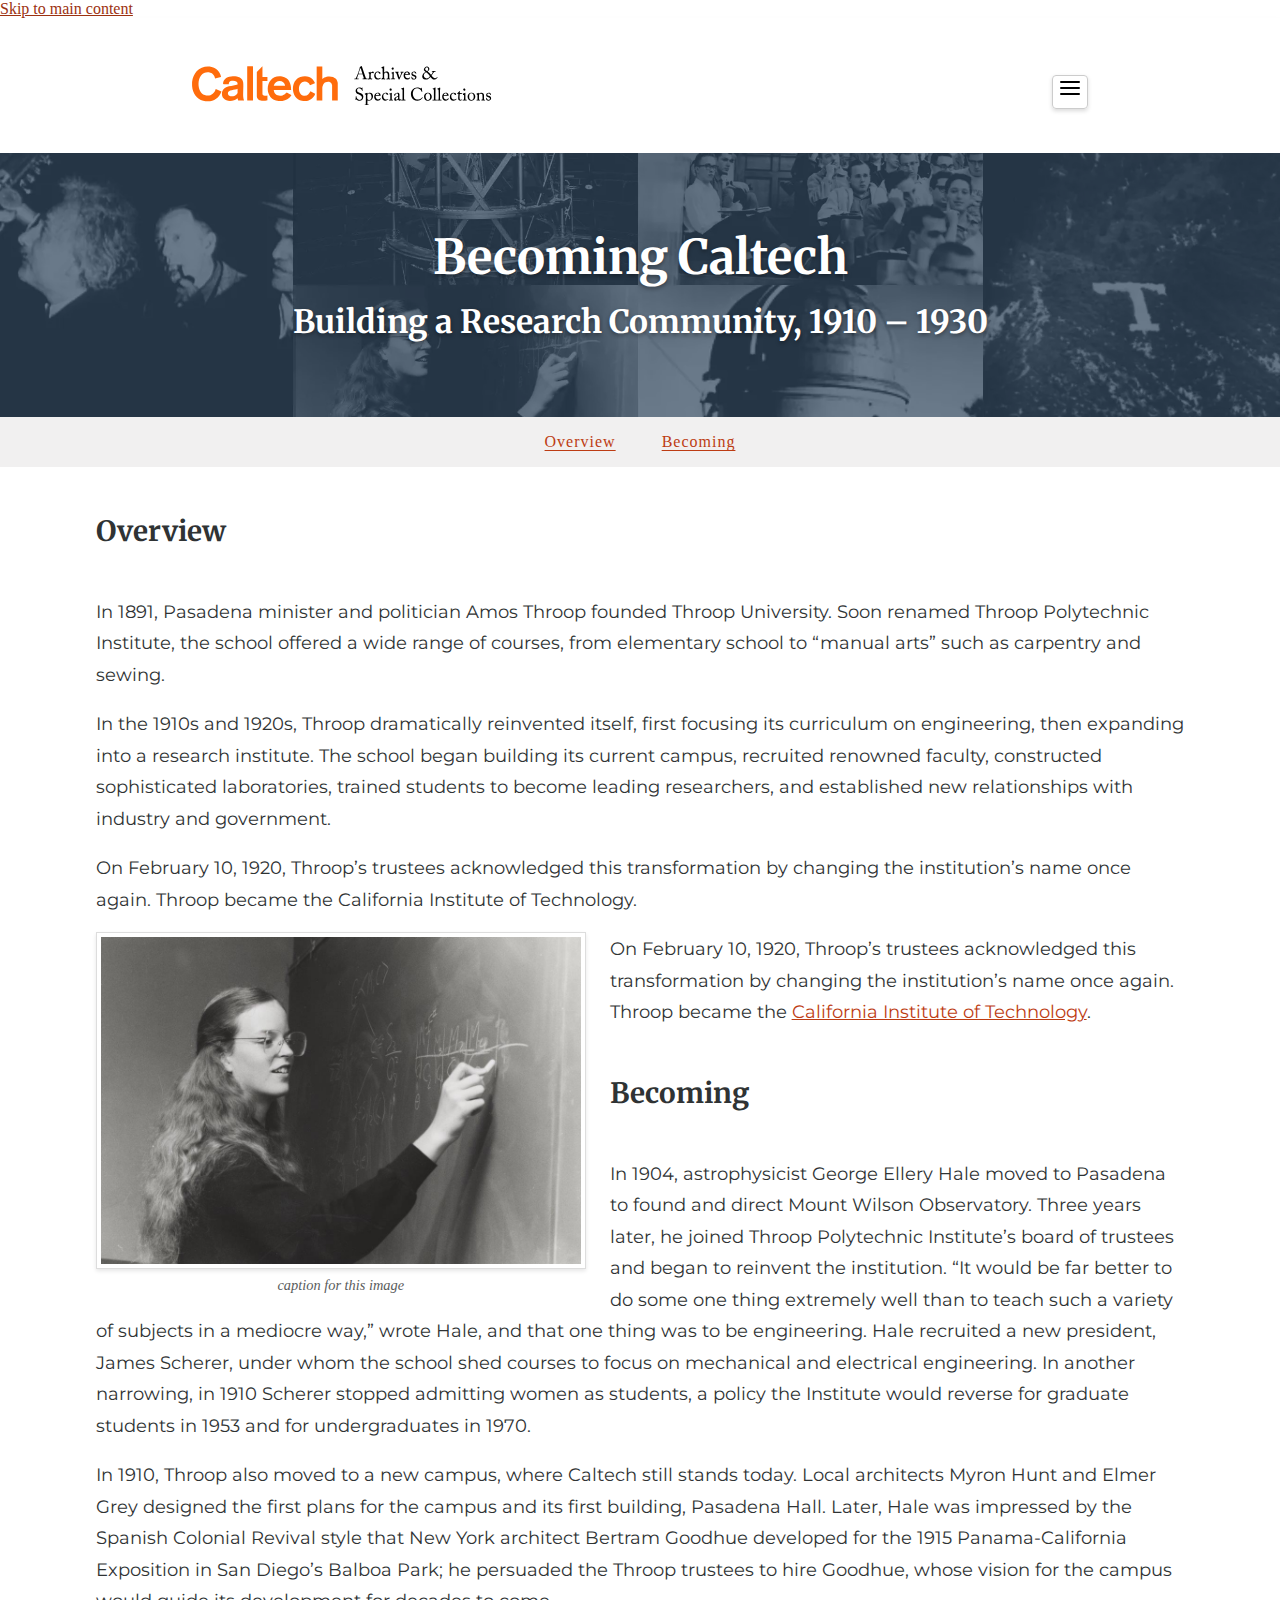
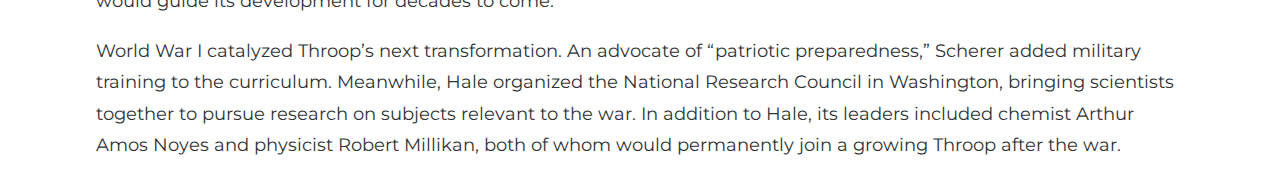
<file: demo/becoming-caltech.html>
<!DOCTYPE html>
<html lang="en">
  <head>
    <meta charset="UTF-8">
    <title>Becoming Caltech</title>
    <meta name="author" content="">
    <meta name="viewport" content="width=device-width, initial-scale=1.0">
    <link rel="stylesheet" href="/styles/style.css">
    <link href="https://fonts.googleapis.com/css2?family=Merriweather:wght@400;700&family=Montserrat:wght@400;700&display=swap" rel="stylesheet">
  
    <!-- Note: external CSS and JS managed via Caltech Library Design System.
     Do not use header-includes in front matter for custom styles/scripts. -->

  </head>

  <body>
    <a href="#main-content" class="skip-link">Skip to main content</a>

    <header>
      <div class="nav-container">
        <div class="logo">
          <svg id="logo" xmlns="http://www.w3.org/2000/svg" viewBox="0 0 433.765 57.021442" role="img">
            <a href="https://www.caltech.edu/" aria-label="Caltech Home">
              <rect rx="4px" ry="4px" x="-1.5%" y="-5%" width="51.5%" height="102%"></rect> 
              <path class="logo-caltech" d="M 79.79761,49.57 V 0.85 l 0.36,-0.36 h 7.67 l 0.36,0.36 v 49.08 h -8.03 z m 22.07,-33.72 h 7.2 v 6 h -7.2 v 18.6 c 0,0.14 0.47,1.37 0.6,1.56 1.23,1.73 4.83,0.87 6.6,0.72 v 6.72 c -5.53,1.21 -14.32,2.07 -15.33,-5.43 l -0.02,-35.49 8.15,-8.29 v 15.6 z m 75.81,9.11 -7.04,2.91 c -2.27,-5.94 -9.63,-7.21 -13.71,-2.18 -4.08,5.03 -2.68,16.51 4.8,17.28 5.21,0.54 7.44,-2.21 9.59,-6.45 l 6.74,3.57 0.11,0.35 c -3.43,8.05 -10.61,11.5 -19.2,9.86 -16.3,-3.11 -17.57,-28.79 -2.27,-34.21 5.95,-2.11 13.54,-1.48 18,3.36 0.64,0.7 3.55,4.85 2.98,5.51 z m -102.44,24.97 h -8.52 l -0.96,-3.12 c -5.21,4.62 -15.36,5.71 -20.16,0 -2.42,-2.87 -3,-6.92 -1.81,-10.45 2.76,-8.19 15.35,-7.31 22.05,-9.74 0.67,-4.91 -4.43,-5.64 -8.18,-5.18 -3.05,0.37 -4.59,1.76 -4.5,4.97 -1.04,0.02 -7.96,0 -8.3,-0.47 0.04,-7.84 7.31,-10.89 14.16,-11.06 6.85,-0.17 14.34,1.56 15.02,9.48 0.55,6.44 -0.44,13.65 0,20.17 0.13,1.94 0.56,3.59 1.2,5.4 z m -9.36,-17.04 c -3.84,2.31 -15.84,0.89 -13.75,8.12 1.38,4.78 11.02,3.06 13.14,-0.93 0.15,-0.28 0.61,-1.34 0.61,-1.55 z m 77.5,1.92 h -25.19 c 0.62,6.74 6.48,9.4 12.66,7.75 2.83,-0.76 4.06,-2.44 6.17,-4.14 l 6.59,3.61 c 0.39,0.56 -2.2,3.32 -2.76,3.82 -4.11,3.73 -10.13,5.21 -15.6,4.82 -22.93,-1.66 -20.46,-39.47 4.98,-35.46 10.18,1.6 13.18,10.36 13.14,19.61 z m -8.64,-6.24 c -1.41,-9.37 -14.59,-8.77 -16.56,0 z m 53.75,-27.84 v 18.24 l 2.96,-2.2 c 4.58,-2.7 13.06,-2.37 16.71,1.85 1.03,1.19 2.65,4.48 2.65,5.99 v 25.32 h -8.16 V 27.97 c 0,-0.42 -0.65,-2.24 -0.91,-2.69 -2.13,-3.64 -8.81,-2.66 -11.19,0.43 -0.86,1.12 -2.06,4.27 -2.06,5.62 v 18.6 h -8.16 V 0.73 Z M 0.1376101,22.33 c 0.46,-4.83 3.21,-11.18 6.47,-14.77 9.0599999,-9.95 27.8599999,-9.41 33.8799999,3.57 0.37,0.8 1.74,4.12 1.29,4.74 l -8.53,2.15 c -1.4,-10.01 -14.43,-11.7 -20.25,-4.3 -5.9499999,7.56 -4.9199999,24.67 5.31,28.25 7.37,2.57 14.02,-1.5 15.91,-8.82 l 8.35,3.7 c -4.19,11.62 -14.63,16.52 -26.55,13.4 C 6.7176101,47.81 0.9476101,38.85 0.1276101,29.54 c -0.16,-1.87 -0.18,-5.34 0,-7.2 z" />
            </a> 
            <a href="https://library.caltech.edu/archives/home" aria-label="Caltech Archives & Special Collections">
              <rect rx="4px" ry="4px" x="53.25%" y="-6%" width="48%" height="105%"></rect> 
              <path class="logo-archives" d="m 392.72761,33.2 c 1.32,-1.4 3.82,0.5 2.45,2.09 -1.37,1.59 -3.84,-0.62 -2.45,-2.09 z m -105.45,-0.5 c 1.41,-0.12 2.35,1.7 1.04,2.73 -2.13,1.69 -3.98,-2.48 -1.04,-2.73 z m 2.63,-30.48 c 2.29,-0.47 2.64,2.66 0.85,3.04 -2.21,0.46 -2.78,-2.64 -0.85,-3.04 z m 1.98,5.95 v 9.72 l 0.4,0.32 1.52,0.04 v 0.96 h -5.16 c -0.07,0 -0.34,0.33 -0.6,0.24 v -1.2 c 0,0 1.53,-0.03 1.53,-0.03 l 0.36,-0.36 c -0.06,-1.93 0.2,-4.08 0.04,-5.98 -0.1,-1.2 -0.22,-1.53 -1.54,-1.55 -1.23,-0.54 2.94,-2.2 3.45,-2.16 z m 103.65,30.48 v 9.72 c 0.45,0.59 1.26,0.32 1.92,0.36 v 1.2 h -5.64 c -0.24,0 -0.62,-0.75 -0.13,-1.09 l 1.69,-0.11 c 0.05,-1.5 0.76,-6.61 -0.24,-7.56 -0.44,-0.41 -1.56,-0.15 -1.2,-0.96 0.09,-0.21 3.08,-1.59 3.6,-1.56 z m -106.52,0 v 10.08 l 1.69,0.11 0.23,0.72 -0.36,0.36 h -5.64 v -1.2 c 0,0 1.92,0 1.92,0 V 41.4 c 0,-0.38 -2.14,-0.7 -1.68,-1.32 l 3.84,-1.44 z m -32.63,-27.48 c -0.13,-0.47 -1.56,-0.95 -1.44,-1.44 l 3.35,-1.56 0.25,1.67 c 1.25,-1.22 3.39,-3.28 4.56,-0.83 -0.33,2.6 -2.05,0.74 -3.38,1.17 -1.97,0.65 -0.96,5.95 -1.15,7.67 l 0.36,0.36 1.77,0.03 -0.11,0.97 c -0.43,0.63 -2.23,-0.04 -2.89,-0.04 -0.92,0 -1.98,0.48 -3,0.26 v -1.2 c 0,0 1.68,0 1.68,0 -0.33,-1.84 0.45,-5.49 0,-7.08 z m 134.6,27.72 c 0,0.47 0.16,1.22 -0.39,1.41 l -3.19,0.05 c -0.18,1.68 -0.72,6.73 0.21,7.98 0.63,0.85 1.73,0.16 2.41,0.03 1.09,-0.21 0.76,0.74 0,1.2 -1.58,0.94 -3.87,0.84 -4.73,-1 -0.69,-1.47 0.38,-7.79 -0.05,-8.23 h -1.92 c -0.07,-0.42 -0.01,-0.53 0.25,-0.83 0.92,-1.06 2.77,-1.92 3.23,-3.49 l 0.6,0.14 v 2.74 c 0,0 3.6,0 3.6,0 z m -107.29,2.61 c -0.13,0.21 -1.15,0.33 -1.47,0.24 -1.24,-0.35 -0.76,-2.68 -3.3,-2.01 -3.56,0.95 -2.47,8.32 0.84,8.78 0.49,0.07 1.67,0.06 2.16,-0.02 0.81,-0.14 2.28,-1.8 2.18,-0.22 -2.16,2.23 -5.99,2.78 -8.16,0.24 -3.47,-4.07 0.11,-10.92 5.65,-9.74 1.06,0.23 2.83,1.58 2.11,2.74 z m 93.79,-2.79 c 1.32,-0.21 2.86,-0.13 3.91,0.78 1.66,1.43 0.14,3.05 -1.23,1.94 -0.86,-0.7 -0.82,-2.03 -2.48,-1.81 -4.08,0.53 -2.83,8.37 0.23,8.86 0.68,0.11 2.31,0.1 2.93,-0.17 0.26,-0.11 1.52,-1.47 1.74,-0.42 0.2,0.93 -3.14,2.21 -3.96,2.28 -7.32,0.61 -7.24,-10.49 -1.14,-11.47 z m -107.74,-29.27 c -1.11,-0.92 -2.81,-0.05 -3.49,1.05 -2.45,3.97 1.76,10.16 6.32,6.56 l 0.6,0.6 c -1.23,1.18 -3.15,2.14 -4.88,2.03 -7.11,-0.46 -6.11,-12.77 2.11,-11.49 2.49,0.39 3.11,3.47 1.03,3.07 -1.11,-0.22 -1.18,-1.39 -1.68,-1.81 z m 47.58,6.18 0.92,0.04 c 0.73,2.22 1.96,3.92 4.38,2.26 1.38,-4.23 -4.06,-2.18 -5.07,-5.77 -1.21,-4.3 6.55,-5.82 6.88,-1.57 0.17,2.23 -2.02,-0.91 -2.29,-1.09 -1.15,-0.76 -3.07,-0.21 -3.11,1.21 -0.06,2.3 3.87,1.68 5.07,3.55 2.22,3.47 -2.18,6.73 -5.65,4.93 -1.06,-0.55 -0.93,-2.51 -1.13,-3.55 z m 115.16,26.15 c -1.26,0.33 -1.36,-1.06 -1.99,-1.6 -1.12,-0.95 -3.25,-0.67 -3.29,1.01 -0.06,2.04 1.98,1.78 3.37,2.39 4.05,1.78 2,6.92 -2.27,6.61 -2.75,-0.2 -2.81,-1.7 -2.76,-4.09 1.44,-0.15 1.32,2.46 2.57,2.83 1.66,0.49 3.58,-0.38 2.77,-2.29 -0.81,-1.91 -5.35,-1.13 -5.35,-4.74 0,-4.05 7.49,-4.76 6.98,-0.12 z m -133.4,-32.4 -0.97,0.11 -0.19,0.43 2.24,6.65 c 0.5,-0.92 3.07,-6.65 2.51,-7.19 -0.64,0 -1.32,0 -1.19,-0.85 0.21,-0.66 3.83,-0.03 4.56,-0.36 v 1.2 c -0.33,0.01 -0.71,-0.05 -1.03,0.05 -0.99,0.31 -3.58,7.3 -4.28,8.68 -0.46,0.91 -0.96,2.39 -1.82,0.93 -1.43,-2.43 -2.05,-6.45 -3.46,-9.02 -0.33,-0.7 -0.96,-0.68 -1.64,-0.64 l 0.11,-0.97 c 0.3,-0.44 3.96,0.05 4.78,-0.19 l 0.37,0.35 0.03,0.81 z m 55.67,40.56 v -1.2 c 0,0 1.92,0 1.92,0 0.47,-4.67 0.21,-9.36 0,-14.03 -0.03,-0.33 -0.23,-0.54 -0.46,-0.74 -0.38,-0.35 -1.67,-0.5 -1.46,-0.94 l 3.95,-2.04 c 0.84,0.16 0.14,3.71 0.12,4.43 -0.12,4.24 0.11,8.49 0,12.73 l 0.39,0.57 1.77,0.03 v 1.2 h -6.24 z m -46.19,-37.44 c -0.69,0.22 -0.19,2.33 0,2.88 0.71,2.02 2.43,2.77 4.5,2.35 1.37,-0.28 1.36,-1.53 2.57,-1.62 0.07,2.03 -2.59,3.65 -4.43,3.61 -7.2,-0.18 -6.84,-13.2 1.61,-11.47 2.22,0.45 3.26,4.27 2.21,4.27 h -6.48 z m -0.12,-0.96 h 4.2 c 0.72,0 0.41,-2.66 -1.64,-2.57 -1.23,0.06 -2.41,1.38 -2.56,2.57 z m -6.24,37.2 h 2.4 V 34.45 c 0,-0.73 -2.62,-0.96 -1.92,-1.79 l 4.08,-1.69 v 17.4 l 1.93,0.46 0.23,1.09 c -1.72,-0.24 -4.28,0.32 -5.88,0 -0.45,-0.09 -0.57,-0.42 -0.84,-0.72 0.04,-0.08 0,-0.33 0,-0.48 z m 47.75,-14.28 c -0.12,-0.69 -2.14,-0.97 -1.92,-1.44 0.09,-0.18 3.3,-1.94 3.53,-2 0.4,-0.1 0.59,-0.03 0.76,0.36 l -0.21,16.76 0.39,0.57 1.77,0.03 v 1.2 h -6.12 l -0.36,-0.36 0.23,-0.72 1.93,-0.11 V 34.46 Z m -84.22,8.52 c -0.67,3.22 2.22,7.06 5.51,4.91 0.61,-0.4 1.26,-1.87 1.93,-0.94 -1.47,4.34 -7.55,4.33 -9.16,0.04 -1.61,-4.29 1.05,-9.31 6.11,-8.27 2.07,0.43 3.6,4.27 2.45,4.27 h -6.84 z m 0.24,-0.96 h 4.2 c 0.66,0 0.07,-1.88 -0.66,-2.22 -1.64,-0.77 -3.38,0.53 -3.54,2.22 z m 98.13,0.96 c -0.83,4.23 3.75,7.88 6.51,3.63 l 0.93,0.33 c -0.69,1.93 -2.36,3.25 -4.44,3.25 -7.49,0.02 -6.8,-13.15 1.38,-11.49 2.1,0.43 3.52,4.27 2.45,4.27 h -6.84 z m 0.24,-0.96 h 4.2 c 0.66,0 0.07,-1.88 -0.66,-2.22 -1.59,-0.74 -3.48,0.54 -3.54,2.22 z m -62.14,7.2 c -0.6,1.34 -3.84,1.26 -3.96,-0.72 -1.96,2.03 -6.31,2.86 -5.62,-1.31 0.4,-2.42 4.27,-2.73 5.27,-3.85 0.51,-0.57 0.11,-3.07 -0.48,-3.37 -0.44,-0.22 -2.64,-0.18 -2.85,0.16 0.07,1.45 -0.06,3.17 -1.97,2.75 -1.63,-3.72 6.85,-6.14 7.44,-2.4 0.23,1.44 -0.46,7.34 0.49,7.92 l 1.68,-0.37 c 0,0.24 0.01,0.48 0,0.72 0,0.15 0.04,0.4 0,0.48 z m -4.08,-4.79 c -1.73,0.3 -3.74,1.47 -3.35,3.47 0.31,1.58 2.77,0.72 3.23,-0.36 0.35,-0.84 0,-2.19 0.12,-3.11 z m 42.17,-5.71 c 7.08,-1.21 9.14,8.9 2.7,11.1 -7.91,2.69 -10.31,-9.79 -2.7,-11.1 z m -0.01,0.96 c -3.15,0.73 -3.31,8.59 0.29,9.45 5.35,1.28 5.35,-10.75 -0.29,-9.45 z m 63.11,-0.96 c 8.13,-1.3 8.71,11.03 1.13,11.47 -7.14,0.41 -7.89,-10.38 -1.13,-11.47 z m -1.05,9.7 c 0.34,0.31 1.09,0.68 1.54,0.75 4.84,0.83 5.1,-10.04 -0.06,-9.56 -3.37,0.31 -3.6,6.9 -1.48,8.81 z m 10.71,-6.52 c -0.22,-1.02 -1.77,-0.83 -1.42,-1.66 0.08,-0.18 2.58,-1.58 2.75,-1.59 0.8,-0.02 0.59,1.17 0.6,1.69 1.59,-1.6 4.78,-2.64 6.48,-0.6 0.21,0.25 0.96,1.73 0.96,1.92 v 7.08 l 1.45,0.11 0.23,0.72 -0.36,0.36 h -4.8 c -0.21,0 -0.44,-0.54 -0.36,-0.84 0.17,-0.62 1.48,0.03 1.68,-0.96 0.15,-0.79 0.08,-6.42 -0.18,-7.02 -0.85,-1.99 -4.86,-0.77 -4.86,0.54 v 7.08 h 1.44 c 0,0 0,1.2 0,1.2 h -5.04 v -1.2 c 0,0 1.44,0 1.44,0 v -6.84 z m -163.39,15 0.1,-0.98 1.59,-0.33 0.22,-13.45 c -0.23,-1.21 -2.01,-1.06 -1.66,-1.91 0.17,-0.41 3.28,-1.87 3.58,-1.58 -0.37,2.5 1.44,0.29 2.57,0.05 7.81,-1.59 7.93,11.67 -0.3,11.48 -0.68,-0.02 -1.33,-0.35 -2.03,-0.25 v 5.76 l 1.69,0.11 0.23,1.09 h -6 z m 6.63,-16.95 c -0.78,0.02 -2.28,0.74 -2.51,1.53 -0.19,0.66 -0.17,5.32 -0.06,6.2 0.12,1.04 1.88,1.55 2.78,1.55 4.64,-0.03 4.05,-9.4 -0.21,-9.28 z m 21.68,-39.45 v 8.88 c 0.57,0.04 0.78,-0.54 1.27,-0.77 1.97,-0.91 4.77,-0.64 5.66,1.63 0.16,0.4 0.5,2.03 0.5,2.38 v 5.64 l 1.45,0.11 c 0.88,1.84 -1.95,0.84 -2.75,0.84 -0.8,0 -2.03,0.74 -2.77,-0.11 -0.18,-1.24 1.21,-0.62 1.69,-0.94 0.34,-0.22 0.3,-5 0.22,-5.77 -0.24,-2.39 -2.11,-3.85 -4.31,-2.4 -0.24,0.16 -0.97,1 -0.97,1.19 v 7.08 l 1.57,0.23 v 0.74 c -0.79,0.64 -1.88,-0.02 -2.66,-0.02 -0.65,0 -2.99,0.81 -2.99,-0.35 0,-1.16 1.74,0.11 1.93,-1.43 0.5,-4.03 -0.39,-9.07 -0.02,-13.2 -0.17,-0.93 -0.97,-0.96 -1.61,-1.28 -0.17,-0.08 -0.47,-0.01 -0.3,-0.41 0.21,-0.49 3.36,-2.1 4.08,-2.04 z m -31.43,30.73 0.24,4.8 -0.74,-0.14 c -0.63,-5.09 -8.85,-5.01 -6.99,0.56 0.99,2.96 8.13,1.8 8.69,6.9 0.6,5.39 -3.62,8.46 -8.57,6.17 -0.4,-0.18 -1.07,-0.98 -1.39,-0.95 -0.25,0.02 -0.69,0.94 -1.31,0.66 l 0.48,-5.28 h 0.96 c -0.16,3.01 2.21,5.63 5.35,4.99 2.26,-0.47 3.11,-2.93 2.14,-4.92 -1.44,-2.94 -7.49,-2.32 -8.52,-6.59 -1.03,-4.27 2.2,-6.88 6.17,-6.41 0.69,0.08 1.85,0.7 2.19,0.68 0.4,-0.01 0.78,-0.63 1.32,-0.47 z m 85.89,0.24 0.72,6 -0.93,-0.03 c -2.19,-7.45 -11.89,-7.17 -12.72,1.14 -0.76,7.59 6.19,13.45 12.67,7.87 0.6,-0.52 0.97,-1.88 1.7,-0.94 0.18,0.67 -2.66,3.18 -3.37,3.58 -4.78,2.68 -11.26,0.68 -13.13,-4.6 -2.77,-7.85 2.99,-15.4 11.41,-13.09 0.51,0.14 2.42,1.04 2.55,1.01 0.39,-0.09 0.43,-1.1 1.1,-0.94 z m -97.65,-12.25 v -0.96 c 1.41,0.12 1.96,-0.13 2.61,-1.35 1.63,-3.04 3.75,-9.27 4.83,-12.69 0.3,-0.95 0.58,-1.68 0.51,-2.73 l 2.48,-1.48 0.42,0.31 5.65,16.66 c 0.71,1.22 1.58,1.4 2.93,1.27 v 0.96 h -7.44 v -0.96 c 0.61,-0.02 1.63,0.24 1.69,-0.6 0.1,-1.35 -1.45,-3.91 -1.56,-5.41 -0.34,-0.46 -5.51,-0.25 -6.39,-0.09 l -1.85,5.47 c 0.43,0.93 1.51,0.59 2.35,0.63 v 0.96 h -6.24 z m 6.24,-8.16 h 5.52 l -2.52,-7.68 c -0.44,-0.14 -0.68,0.9 -0.78,1.14 -0.3,0.71 -2.47,6.31 -2.22,6.54 z m 105.81,-3.84 h 5.76 v 0.96 c -3.21,-0.53 -3.93,3.72 -5.97,5.43 1.26,2.17 4.4,5.66 7.06,3.45 0.57,-0.47 0.65,-1.38 1.55,-1.2 0.14,1.57 -2.02,3.33 -3.4,3.67 -3.31,0.83 -4.92,-1.44 -6.82,-3.67 -2.4,2.09 -3.96,4.34 -7.6,3.77 -6.95,-1.09 -4.77,-9.15 0.54,-10.98 l -2.16,-2.04 c -1.65,-2.29 2.15,-6.14 4.38,-5.83 1.48,0.2 3.17,1.99 3.25,3.5 0.09,1.64 -1.62,2.69 -2.58,3.78 1.82,1.38 3.55,2.83 4.92,4.68 0.45,0.1 3.01,-3.56 2.42,-4.34 l -1.1,-0.35 -0.24,-0.84 z m -7.74,-5.22 c -0.94,0.25 -1.94,1.96 -1.81,2.89 0.14,1.05 2.17,3.05 3.21,2.35 2.19,-1.47 1.17,-5.91 -1.4,-5.24 z m -0.5,7.18 c -8.07,4.95 0.63,13.34 5.56,5.64 -0.42,-1.12 -4.7,-5.77 -5.56,-5.64 z" />
            </a>
          </svg>
        </div>
        <nav class="main-nav">
          <button type="button" class="menu-toggle" aria-expanded="false" aria-controls="menu" aria-label="Menu">
            <svg xmlns="http://www.w3.org/2000/svg" width="24" height="24" viewBox="0 0 24 24" fill="none" stroke="currentColor" stroke-width="2" stroke-linecap="round" stroke-linejoin="round" aria-hidden="true">
              <line x1="3" y1="6" x2="21" y2="6"></line>
              <line x1="3" y1="12" x2="21" y2="12"></line>
              <line x1="3" y1="18" x2="21" y2="18"></line>
            </svg>
          </button>
          <ul id="menu" class="menu-items">
                          <li><a href="index.html">Home</a></li>
                          <li><a href="about.html">About</a></li>
                          <li><a href="contact.html">Contact</a></li>
                      </ul>
        </nav>
      </div>
      <div class="banner
         has-image
         has-color
         has-overlay"
        style="
          --feature-image: url('/images/feature.webp');
          --feature-color: #000000;
          --feature-overlay: #001F3F80;
        ">

        <div class="banner-inner">
          <h1>Becoming Caltech</h1>
                    <h2 class="subtitle">Building a Research Community,
1910 – 1930</h2>
                  </div>
      </div>
    </header>

    <nav id="topic-nav" class="">
        <ul>
        <li><a href="#overview" id="toc-overview">Overview</a></li>
        <li><a href="#becoming" id="toc-becoming">Becoming</a></li>
        </ul>
      </nav>
    
      <main id="main-content">
        <h2 id="overview">Overview</h2>
        <p>In 1891, Pasadena minister and politician Amos Throop founded
        Throop University. Soon renamed Throop Polytechnic Institute,
        the school offered a wide range of courses, from elementary
        school to “manual arts” such as carpentry and sewing.</p>
        <p>In the 1910s and 1920s, Throop dramatically reinvented
        itself, first focusing its curriculum on engineering, then
        expanding into a research institute. The school began building
        its current campus, recruited renowned faculty, constructed
        sophisticated laboratories, trained students to become leading
        researchers, and established new relationships with industry and
        government.</p>
        <p>On February 10, 1920, Throop’s trustees acknowledged this
        transformation by changing the institution’s name once again.
        Throop became the California Institute of Technology.</p>
        <figure class="left">
        <img src="/images/demo-01.jpg" class="img-medium frame"
        alt="caption for this image" />
        <figcaption aria-hidden="true">caption for this
        image</figcaption>
        </figure>
        <p>On February 10, 1920, Throop’s trustees acknowledged this
        transformation by changing the institution’s name once again.
        Throop became the <a href="https://www.caltech.edu/">California
        Institute of Technology</a>.</p>
        <h2 id="becoming">Becoming</h2>
        <p>In 1904, astrophysicist George Ellery Hale moved to Pasadena
        to found and direct Mount Wilson Observatory. Three years later,
        he joined Throop Polytechnic Institute’s board of trustees and
        began to reinvent the institution. “It would be far better to do
        some one thing extremely well than to teach such a variety of
        subjects in a mediocre way,” wrote Hale, and that one thing was
        to be engineering. Hale recruited a new president, James
        Scherer, under whom the school shed courses to focus on
        mechanical and electrical engineering. In another narrowing, in
        1910 Scherer stopped admitting women as students, a policy the
        Institute would reverse for graduate students in 1953 and for
        undergraduates in 1970.</p>
        <p>In 1910, Throop also moved to a new campus, where Caltech
        still stands today. Local architects Myron Hunt and Elmer Grey
        designed the first plans for the campus and its first building,
        Pasadena Hall. Later, Hale was impressed by the Spanish Colonial
        Revival style that New York architect Bertram Goodhue developed
        for the 1915 Panama-California Exposition in San Diego’s Balboa
        Park; he persuaded the Throop trustees to hire Goodhue, whose
        vision for the campus would guide its development for decades to
        come.</p>
        <p>World War I catalyzed Throop’s next transformation. An
        advocate of “patriotic preparedness,” Scherer added military
        training to the curriculum. Meanwhile, Hale organized the
        National Research Council in Washington, bringing scientists
        together to pursue research on subjects relevant to the war. In
        addition to Hale, its leaders included chemist Arthur Amos Noyes
        and physicist Robert Millikan, both of whom would permanently
        join a growing Throop after the war.</p>
      </main>

    <footer-global></footer-global>

    <script type="module" src="https://media.library.caltech.edu/cl-webcomponents/footer-global.js"></script> 

    <script>
      document.addEventListener("DOMContentLoaded", () => {
        const menuToggle = document.querySelector(".menu-toggle");
        const menuList = document.querySelector(".menu-items");

        if (menuToggle && menuList) {
          // Toggle menu on button click
          menuToggle.addEventListener("click", () => {
            const expanded = menuToggle.getAttribute("aria-expanded") === "true";
            menuToggle.setAttribute("aria-expanded", String(!expanded));
            menuList.classList.toggle("show");
          });

          // Close menu on Escape key
          document.addEventListener("keydown", (e) => {
            if (e.key === "Escape" && menuList.classList.contains("show")) {
              menuToggle.setAttribute("aria-expanded", "false");
              menuList.classList.remove("show");
              menuToggle.focus();
            }
          });

          // Close menu when clicking outside
          document.addEventListener("click", (e) => {
            if (!menuToggle.contains(e.target) && !menuList.contains(e.target)) {
              if (menuList.classList.contains("show")) {
                menuToggle.setAttribute("aria-expanded", "false");
                menuList.classList.remove("show");
              }
            }
          });
        } else {
          console.error("Menu toggle or menu list not found in DOM");
        }
      });
    </script>

  </body>
</html>
</file>
<file: styles/style.css>
/* =====================================================
   Caltech Library Exhibit Template Stylesheet
   Author: Twila Smith
   Updated: 2025-10-07
====================================================== */

:root {
  --color-brand-orange: #FF6C0C;
  --color-accent-dark: #9c3110;
  --color-link: #bd3c13;
  --color-link-hover: #9c3110;
  --color-text: #2f3334;
}

/* - - - 
Base
- - - - */

html {
  margin: 0px;
  font-size: 16px;
  scroll-behavior: smooth;
}

html, body {
  margin: 0;
  padding: 0;
}

*, *::before, *::after {
  box-sizing: border-box;
}

body {
  background-color: #fff;
  color: var(--color-text);
}

main {
  width: 85%;          
  max-width: 1105px;    
  margin: 2rem auto;
  padding: 0rem;
  box-sizing: border-box;
}


/* - - - 
FONTS
- - - - */

h1, h2, h3, h4, h5, h6 {
  font-family: 'Merriweather', Georgia, serif;
  color: var(--color-text); 
  margin: 1rem auto;
  font-weight: 700;
  line-height: 1.2;
}

main h2 {
  font-size: 1.75rem;
  margin: 3rem auto;
}


.banner-inner h1 {
  font-size: clamp(2rem, 5vw, 3rem);
}

.banner-inner h2 {
  font-size: clamp(1.5rem, 4vw, 2rem);
}

.banner-inner h3 {
  font-size: clamp(1.25rem, 3.5vw, 1.75rem);
  padding: 0 0.5rem;
}

p {
  font-family: 'Montserrat', Arial, sans-serif;
  font-size: 1.125rem;
  line-height: 1.75;
  margin-bottom: 1rem;
}

/* - - - 
LOGO
- - - - */

#logo {
  width: 100%;      
  max-width: 400px;
  fill: transparent;
}

.logo-caltech {
  fill: var(--color-brand-orange);
}

.logo-archives {
  fill: black;
}

.logo svg {
  width: 100%;                 
  height: auto;
  display: block;
}

/* - - - 
HEADER 
- - - - */

header {
  padding: 48px 0px 0px 0px;
  box-shadow: 0 4px 8px rgba(0, 0, 0, 0.05);
}

.nav-container {
  display: flex;
  align-items: center;         
  justify-content: space-between; 
}

.logo {
  margin-left: 15%;      
  padding-bottom: 48px;
  width: auto;           
  max-width: 500px;       
  min-width: 250px;      
}

.banner {
  background-size: cover;
  background-position: center;
  padding: 60px 0; 
}

.banner-inner {
  width: 100%;
  max-width: 933px;
  margin: 0 auto;
  padding: 0 1rem; 
  position: relative;
  z-index: 1;
  text-align: center;
}

.banner-inner h1, .banner-inner h2 {
  color: white;
  text-shadow: 0 2px 4px rgba(0, 0, 0, 0.4);
}

/* front matter variables */

.banner.has-image {
  background-image: var(--feature-image);
  background-color: #1a1a1a; /* Accessible dark fallback */
  background-size: cover;
  background-position: center;
  background-repeat: no-repeat;
}

.banner.has-color {
  background-color: var(--feature-color);
}

.banner.has-overlay {
  position: relative;
}

.banner.has-overlay::after {
  content: "";
  position: absolute;
  inset: 0; 
  background-color: var(--feature-overlay);
  pointer-events: none;
  z-index: 0;
  /* overlay sits under text, above background */
}

/* - - - 
NAV
- - - - */

/* main nav styling */

nav.main-nav {
  position: relative;
  display: flex;
  justify-content: flex-end;
  margin: 0px 15% 35px 20px;
}

.main-nav.off {
  display: none;
}

.menu-toggle {
  background: none;
  border: 1px solid #ccc; 
  border-radius: 4px;
  font-size: 1.5rem;
  cursor: pointer;
  padding: 0 .3rem .1rem .3rem;
  box-shadow: 0 2px 4px rgba(0,0,0,0.15); 
}

.menu-items {
  list-style: none;
  margin: 0;
  padding: 0;
  background: #fff;
  position: absolute;
  top: 100%;
  right: 0;
  min-width: 150px;
  box-shadow: 0 2px 6px rgba(0,0,0,0.15);
  display: none;
  z-index: 10;
  transition: opacity 0.3s ease, transform 0.3s ease;
  opacity: 0;
  transform: translateY(-5px);
  will-change: opacity, transform;
}

.menu-items li a {
  display: block;
  padding: 0.5rem 1rem;
  text-decoration: none;
  cursor: pointer;
}

.menu-items li a:hover {
  background: #f0f0f0;
}

.menu-items.show {
  display: flex;
  flex-direction: column;
  opacity: 1;
  transform: translateY(0);
}

.menu-items li a:focus {
  outline: 2px solid var(--color-accent-dark);
  outline-offset: 2px;
}

/* Topic menu styling */

#topic-nav {
  text-align: center;       
  background-color: #f1f0f0;
  padding: 1rem;         
}

#topic-nav.off {
  display: none;
}

#topic-nav ul {
  list-style: none;
  margin: 0;
  padding: 0;
  display: flex;           
  justify-content: center;  
  gap: 30px;                
}

#topic-nav li {
  display: inline-block;
}

#topic-nav a {
  text-decoration: underline;
  letter-spacing: 1px;          
  padding: 0.25rem 0.5rem; 
  text-underline-offset: 3px;
}

#topic-nav a:hover {
  color: var(--color-accent-dark);           
  text-decoration: underline;
}

/* --- Large Screens (max-width: 992px) --- */
@media (max-width: 992px) {
  .logo {
    max-width: 350px;      
  }

  #logo {
    max-width: 350px;
  }

  p {
    font-size: 1rem;
  }

  h1 {
    font-size: 2.5rem;
  }

  h2 {
    font-size: 1.5rem;
  }

  #topic-nav a {
    font-size: 1rem; 
  }

}

/* --- Medium Screens (max-width: 768px) --- */
@media (max-width: 768px) {
  .logo {
    max-width: 250px;    
  }

  #logo {
    max-width: 250px;
  }

  p {
    font-size: 0.95rem;
  }

  h1 {
    font-size: 2.25rem;
  }

  h2 {
    font-size: 1.4rem;
  }
  #topic-nav a {
    font-size: .9rem; 
  }
}

/* --- Small Screens (max-width: 576px) --- */
@media (max-width: 576px) {
  .logo {
    max-width: 250px;    
  }

  #logo {
    max-width: 250px;
  }

  .banner-inner h2 {
    font-size: clamp(1.25rem, 3.5vw, 1.75rem);
    line-height: 1.3;
    margin-left: auto;
    margin-right: auto;
    max-width: 80%; 
    padding: 0 1rem; 
    box-sizing: border-box;
  }

  p {
    font-size: 0.9rem;
  }

  h1 {
    font-size: 2rem;
  }

  h2 {
    font-size: 1.25rem;
  }

  #topic-nav a {
    font-size: .8rem; 
  }
}

/* --- Extra Small Screens (max-width: 450px) --- */
@media (max-width: 450px) {
 
  .logo {
    max-width: 200px; 
    margin-left: 5%;   
  }

  #logo {
    max-width: 200px;
  }

  nav.main-nav {
    position: relative;
    display: flex;
    justify-content: flex-end;
    margin: 0px 5% 35px 20px;
  }
  
  .banner-inner h1 {
    font-size: 1.75rem;
  }

  .banner-inner h2 {
    font-size: 1.1rem;
  }

  p {
    font-size: 0.85rem;
  }
}

/* - - - 
LINKS
- - - - */

body a {
  color: var(--color-link);
  text-decoration: underline;
  transition: color 0.2s ease;
}

body a:hover {
  color: var(--color-link-hover); 
  text-decoration: underline;
}

/* - - - 
IMAGES
- - - - */

figure img {
  margin: 0 auto;
}

figcaption {
  font-size: 0.9rem;
  color: var(--color-text);
  opacity: 0.8;
  margin-top: 0.5rem;
  font-style: italic;
  text-align: center;
}

img, figure img {
  max-width: 100%;
  height: auto;
}


/* size utilities */
.img-small {
  max-width: 300px;
}

.img-medium {
  max-width: 600px;
}

.img-large {
  max-width: 100%; 
}

/* frame treatment */
.frame {
  border: 1px solid #ddd;
  padding: 4px;
  background: #fff;
  box-shadow: 0 2px 4px rgba(0,0,0,0.1);
}


/* alignment utilities */
figure.left,
figure.right {
  max-width: 45%;
}

figure.left {
  float: left;
  margin: 0 1.5rem 1rem 0;
}

figure.right {
  float: right;
  margin: 0 0 1rem 1.5rem;
}

figure.center {
  display: block;
  margin: 1.5rem auto;
}

figure img {
  display: block;
  width: 100%;
  height: auto;
}

@media (max-width: 768px) {
  figure.left,
  figure.right {
    float: none;
    max-width: 100%;
    margin: 1.5rem auto;
  }
}
</file>
